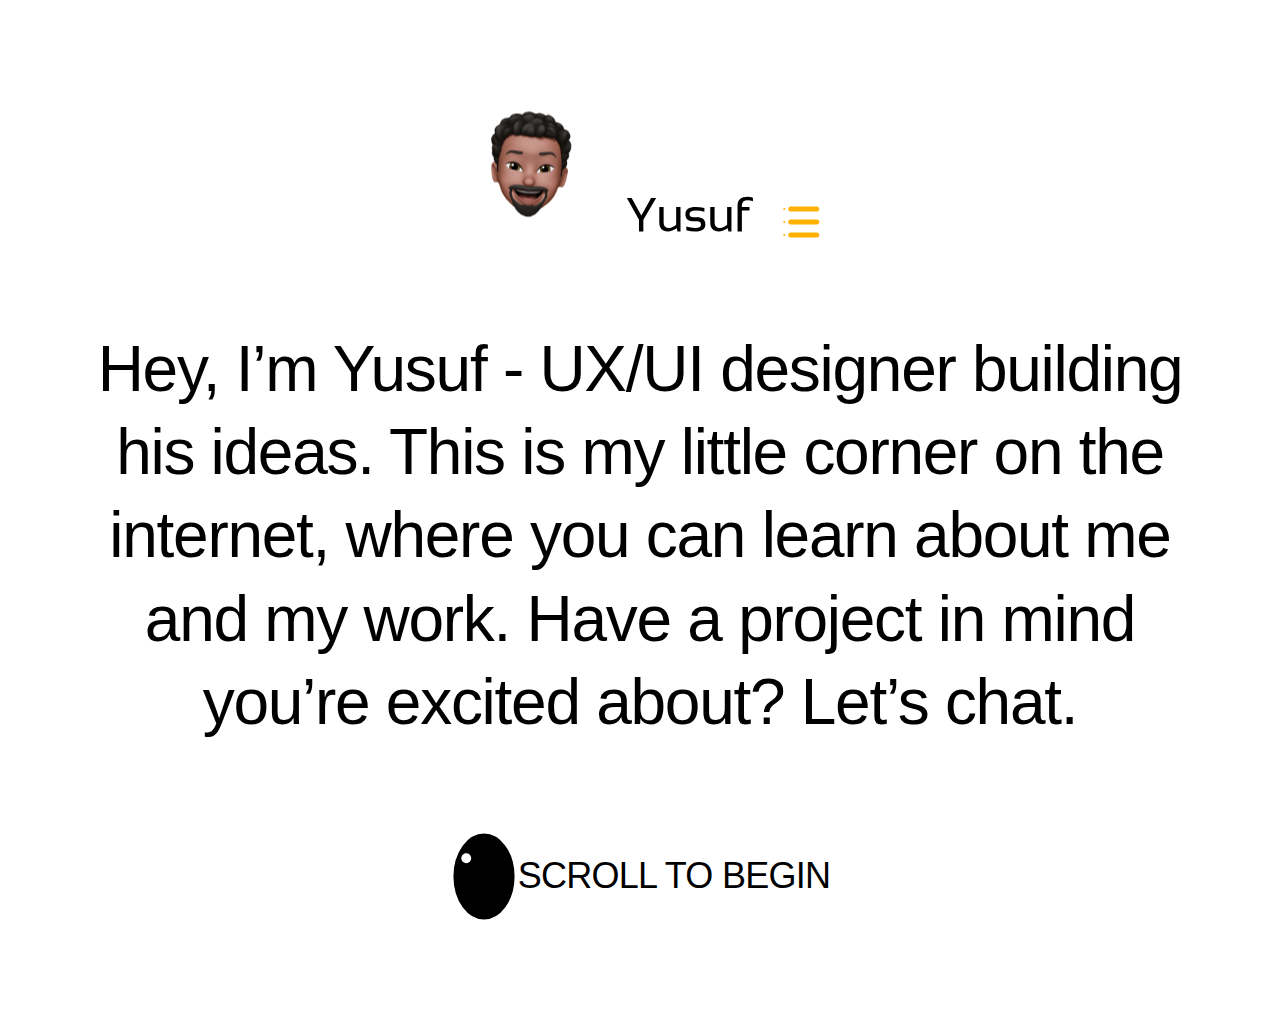
<file: index.html>
<!DOCTYPE html><!--  This site was created in Webflow. https://www.webflow.com  -->
<!--  Last Published: Thu Aug 24 2023 18:37:01 GMT+0000 (Coordinated Universal Time)  -->
<html data-wf-page="64d96d9c55e0d58b0297c68b" data-wf-site="64d96d9c55e0d58b0297c686">
<head>
  <meta charset="utf-8">
  <title>Portfolio</title>
  <meta content="width=device-width, initial-scale=1" name="viewport">
  <meta content="Webflow" name="generator">
  <link href="css/normalize.css" rel="stylesheet" type="text/css">
  <link href="css/webflow.css" rel="stylesheet" type="text/css">
  <link href="css/portfolio-4479fe.webflow.css" rel="stylesheet" type="text/css">
  <script type="text/javascript">!function(o,c){var n=c.documentElement,t=" w-mod-";n.className+=t+"js",("ontouchstart"in o||o.DocumentTouch&&c instanceof DocumentTouch)&&(n.className+=t+"touch")}(window,document);</script>
  <link href="images/favicon.ico" rel="shortcut icon" type="image/x-icon">
  <link href="images/webclip.png" rel="apple-touch-icon">
</head>
<body>
  <div class="landing-page"><img src="images/Vectors-Wrapper.svg" loading="lazy" width="360" height="147" alt="" class="vectors-wrapper">
    <div class="text">Hey, I’m Yusuf - UX/UI designer building his ideas. This is my little corner on the internet, where you can learn about me and my work. Have a project in mind you’re excited about? Let’s chat.</div>
    <div class="frame-9"><img src="images/Vectors-Wrapper_1.svg" loading="lazy" width="68" height="93" alt="" class="vectors-wrapper-2"></div>
    <div class="text-2">SCROLL TO BEGIN</div>
  </div>
  <script src="https://d3e54v103j8qbb.cloudfront.net/js/jquery-3.5.1.min.dc5e7f18c8.js?site=64d96d9c55e0d58b0297c686" type="text/javascript" integrity="sha256-9/aliU8dGd2tb6OSsuzixeV4y/faTqgFtohetphbbj0=" crossorigin="anonymous"></script>
  <script src="js/webflow.js" type="text/javascript"></script>
</body>
</html>
</file>
<file: css/webflow.css>
@font-face {
  font-family: 'webflow-icons';
  src: url("[data-uri]") format('truetype');
  font-weight: normal;
  font-style: normal;
}
[class^="w-icon-"],
[class*=" w-icon-"] {
  /* use !important to prevent issues with browser extensions that change fonts */
  font-family: 'webflow-icons' !important;
  speak: none;
  font-style: normal;
  font-weight: normal;
  font-variant: normal;
  text-transform: none;
  line-height: 1;
  /* Better Font Rendering =========== */
  -webkit-font-smoothing: antialiased;
  -moz-osx-font-smoothing: grayscale;
}
.w-icon-slider-right:before {
  content: "\e600";
}
.w-icon-slider-left:before {
  content: "\e601";
}
.w-icon-nav-menu:before {
  content: "\e602";
}
.w-icon-arrow-down:before,
.w-icon-dropdown-toggle:before {
  content: "\e603";
}
.w-icon-file-upload-remove:before {
  content: "\e900";
}
.w-icon-file-upload-icon:before {
  content: "\e903";
}
* {
  -webkit-box-sizing: border-box;
  -moz-box-sizing: border-box;
  box-sizing: border-box;
}
html {
  height: 100%;
}
body {
  margin: 0;
  min-height: 100%;
  background-color: #fff;
  font-family: Arial, sans-serif;
  font-size: 14px;
  line-height: 20px;
  color: #333;
}
img {
  max-width: 100%;
  vertical-align: middle;
  display: inline-block;
}
html.w-mod-touch * {
  background-attachment: scroll !important;
}
.w-block {
  display: block;
}
.w-inline-block {
  max-width: 100%;
  display: inline-block;
}
.w-clearfix:before,
.w-clearfix:after {
  content: " ";
  display: table;
  grid-column-start: 1;
  grid-row-start: 1;
  grid-column-end: 2;
  grid-row-end: 2;
}
.w-clearfix:after {
  clear: both;
}
.w-hidden {
  display: none;
}
.w-button {
  display: inline-block;
  padding: 9px 15px;
  background-color: #3898EC;
  color: white;
  border: 0;
  line-height: inherit;
  text-decoration: none;
  cursor: pointer;
  border-radius: 0;
}
input.w-button {
  -webkit-appearance: button;
}
html[data-w-dynpage] [data-w-cloak] {
  color: transparent !important;
}
.w-webflow-badge,
.w-webflow-badge * {
  position: static;
  left: auto;
  top: auto;
  right: auto;
  bottom: auto;
  z-index: auto;
  display: block;
  visibility: visible;
  overflow: visible;
  overflow-x: visible;
  overflow-y: visible;
  box-sizing: border-box;
  width: auto;
  height: auto;
  max-height: none;
  max-width: none;
  min-height: 0;
  min-width: 0;
  margin: 0;
  padding: 0;
  float: none;
  clear: none;
  border: 0 none transparent;
  border-radius: 0;
  background: none;
  background-image: none;
  background-position: 0% 0%;
  background-size: auto auto;
  background-repeat: repeat;
  background-origin: padding-box;
  background-clip: border-box;
  background-attachment: scroll;
  background-color: transparent;
  box-shadow: none;
  opacity: 1;
  transform: none;
  transition: none;
  direction: ltr;
  font-family: inherit;
  font-weight: inherit;
  color: inherit;
  font-size: inherit;
  line-height: inherit;
  font-style: inherit;
  font-variant: inherit;
  text-align: inherit;
  letter-spacing: inherit;
  text-decoration: inherit;
  text-indent: 0;
  text-transform: inherit;
  list-style-type: disc;
  text-shadow: none;
  font-smoothing: auto;
  vertical-align: baseline;
  cursor: inherit;
  white-space: inherit;
  word-break: normal;
  word-spacing: normal;
  word-wrap: normal;
}
.w-webflow-badge {
  position: fixed !important;
  display: inline-block !important;
  visibility: visible !important;
  z-index: 2147483647 !important;
  top: auto !important;
  right: 12px !important;
  bottom: 12px !important;
  left: auto !important;
  color: #AAADB0 !important;
  background-color: #fff !important;
  border-radius: 3px !important;
  padding: 6px 8px 6px 6px !important;
  font-size: 12px !important;
  opacity: 1 !important;
  line-height: 14px !important;
  text-decoration: none !important;
  transform: none !important;
  margin: 0 !important;
  width: auto !important;
  height: auto !important;
  overflow: visible !important;
  white-space: nowrap;
  box-shadow: 0 0 0 1px rgba(0, 0, 0, 0.1), 0px 1px 3px rgba(0, 0, 0, 0.1);
  cursor: pointer;
}
.w-webflow-badge > img {
  display: inline-block !important;
  visibility: visible !important;
  opacity: 1 !important;
  vertical-align: middle !important;
}
h1,
h2,
h3,
h4,
h5,
h6 {
  font-weight: bold;
  margin-bottom: 10px;
}
h1 {
  font-size: 38px;
  line-height: 44px;
  margin-top: 20px;
}
h2 {
  font-size: 32px;
  line-height: 36px;
  margin-top: 20px;
}
h3 {
  font-size: 24px;
  line-height: 30px;
  margin-top: 20px;
}
h4 {
  font-size: 18px;
  line-height: 24px;
  margin-top: 10px;
}
h5 {
  font-size: 14px;
  line-height: 20px;
  margin-top: 10px;
}
h6 {
  font-size: 12px;
  line-height: 18px;
  margin-top: 10px;
}
p {
  margin-top: 0;
  margin-bottom: 10px;
}
blockquote {
  margin: 0 0 10px 0;
  padding: 10px 20px;
  border-left: 5px solid #E2E2E2;
  font-size: 18px;
  line-height: 22px;
}
figure {
  margin: 0;
  margin-bottom: 10px;
}
figcaption {
  margin-top: 5px;
  text-align: center;
}
ul,
ol {
  margin-top: 0px;
  margin-bottom: 10px;
  padding-left: 40px;
}
.w-list-unstyled {
  padding-left: 0;
  list-style: none;
}
.w-embed:before,
.w-embed:after {
  content: " ";
  display: table;
  grid-column-start: 1;
  grid-row-start: 1;
  grid-column-end: 2;
  grid-row-end: 2;
}
.w-embed:after {
  clear: both;
}
.w-video {
  width: 100%;
  position: relative;
  padding: 0;
}
.w-video iframe,
.w-video object,
.w-video embed {
  position: absolute;
  top: 0;
  left: 0;
  width: 100%;
  height: 100%;
  border: none;
}
fieldset {
  padding: 0;
  margin: 0;
  border: 0;
}
button,
[type='button'],
[type='reset'] {
  border: 0;
  cursor: pointer;
  -webkit-appearance: button;
}
.w-form {
  margin: 0 0 15px;
}
.w-form-done {
  display: none;
  padding: 20px;
  text-align: center;
  background-color: #dddddd;
}
.w-form-fail {
  display: none;
  margin-top: 10px;
  padding: 10px;
  background-color: #ffdede;
}
label {
  display: block;
  margin-bottom: 5px;
  font-weight: bold;
}
.w-input,
.w-select {
  display: block;
  width: 100%;
  height: 38px;
  padding: 8px 12px;
  margin-bottom: 10px;
  font-size: 14px;
  line-height: 1.42857143;
  color: #333333;
  vertical-align: middle;
  background-color: #ffffff;
  border: 1px solid #cccccc;
}
.w-input:-moz-placeholder,
.w-select:-moz-placeholder {
  color: #999;
}
.w-input::-moz-placeholder,
.w-select::-moz-placeholder {
  color: #999;
  opacity: 1;
}
.w-input::-webkit-input-placeholder,
.w-select::-webkit-input-placeholder {
  color: #999;
}
.w-input:focus,
.w-select:focus {
  border-color: #3898EC;
  outline: 0;
}
.w-input[disabled],
.w-select[disabled],
.w-input[readonly],
.w-select[readonly],
fieldset[disabled] .w-input,
fieldset[disabled] .w-select {
  cursor: not-allowed;
}
.w-input[disabled]:not(.w-input-disabled),
.w-select[disabled]:not(.w-input-disabled),
.w-input[readonly],
.w-select[readonly],
fieldset[disabled]:not(.w-input-disabled) .w-input,
fieldset[disabled]:not(.w-input-disabled) .w-select {
  background-color: #eeeeee;
}
textarea.w-input,
textarea.w-select {
  height: auto;
}
.w-select {
  background-color: #f3f3f3;
}
.w-select[multiple] {
  height: auto;
}
.w-form-label {
  display: inline-block;
  cursor: pointer;
  font-weight: normal;
  margin-bottom: 0px;
}
.w-radio {
  display: block;
  margin-bottom: 5px;
  padding-left: 20px;
}
.w-radio:before,
.w-radio:after {
  content: " ";
  display: table;
  grid-column-start: 1;
  grid-row-start: 1;
  grid-column-end: 2;
  grid-row-end: 2;
}
.w-radio:after {
  clear: both;
}
.w-radio-input {
  margin: 4px 0 0;
  line-height: normal;
  float: left;
  margin-left: -20px;
}
.w-radio-input {
  margin-top: 3px;
}
.w-file-upload {
  display: block;
  margin-bottom: 10px;
}
.w-file-upload-input {
  width: 0.1px;
  height: 0.1px;
  opacity: 0;
  overflow: hidden;
  position: absolute;
  z-index: -100;
}
.w-file-upload-default,
.w-file-upload-uploading,
.w-file-upload-success {
  display: inline-block;
  color: #333333;
}
.w-file-upload-error {
  display: block;
  margin-top: 10px;
}
.w-file-upload-default.w-hidden,
.w-file-upload-uploading.w-hidden,
.w-file-upload-error.w-hidden,
.w-file-upload-success.w-hidden {
  display: none;
}
.w-file-upload-uploading-btn {
  display: flex;
  font-size: 14px;
  font-weight: normal;
  cursor: pointer;
  margin: 0;
  padding: 8px 12px;
  border: 1px solid #cccccc;
  background-color: #fafafa;
}
.w-file-upload-file {
  display: flex;
  flex-grow: 1;
  justify-content: space-between;
  margin: 0;
  padding: 8px 9px 8px 11px;
  border: 1px solid #cccccc;
  background-color: #fafafa;
}
.w-file-upload-file-name {
  font-size: 14px;
  font-weight: normal;
  display: block;
}
.w-file-remove-link {
  margin-top: 3px;
  margin-left: 10px;
  width: auto;
  height: auto;
  padding: 3px;
  display: block;
  cursor: pointer;
}
.w-icon-file-upload-remove {
  margin: auto;
  font-size: 10px;
}
.w-file-upload-error-msg {
  display: inline-block;
  color: #ea384c;
  padding: 2px 0;
}
.w-file-upload-info {
  display: inline-block;
  line-height: 38px;
  padding: 0 12px;
}
.w-file-upload-label {
  display: inline-block;
  font-size: 14px;
  font-weight: normal;
  cursor: pointer;
  margin: 0;
  padding: 8px 12px;
  border: 1px solid #cccccc;
  background-color: #fafafa;
}
.w-icon-file-upload-icon,
.w-icon-file-upload-uploading {
  display: inline-block;
  margin-right: 8px;
  width: 20px;
}
.w-icon-file-upload-uploading {
  height: 20px;
}
.w-container {
  margin-left: auto;
  margin-right: auto;
  max-width: 940px;
}
.w-container:before,
.w-container:after {
  content: " ";
  display: table;
  grid-column-start: 1;
  grid-row-start: 1;
  grid-column-end: 2;
  grid-row-end: 2;
}
.w-container:after {
  clear: both;
}
.w-container .w-row {
  margin-left: -10px;
  margin-right: -10px;
}
.w-row:before,
.w-row:after {
  content: " ";
  display: table;
  grid-column-start: 1;
  grid-row-start: 1;
  grid-column-end: 2;
  grid-row-end: 2;
}
.w-row:after {
  clear: both;
}
.w-row .w-row {
  margin-left: 0;
  margin-right: 0;
}
.w-col {
  position: relative;
  float: left;
  width: 100%;
  min-height: 1px;
  padding-left: 10px;
  padding-right: 10px;
}
.w-col .w-col {
  padding-left: 0;
  padding-right: 0;
}
.w-col-1 {
  width: 8.33333333%;
}
.w-col-2 {
  width: 16.66666667%;
}
.w-col-3 {
  width: 25%;
}
.w-col-4 {
  width: 33.33333333%;
}
.w-col-5 {
  width: 41.66666667%;
}
.w-col-6 {
  width: 50%;
}
.w-col-7 {
  width: 58.33333333%;
}
.w-col-8 {
  width: 66.66666667%;
}
.w-col-9 {
  width: 75%;
}
.w-col-10 {
  width: 83.33333333%;
}
.w-col-11 {
  width: 91.66666667%;
}
.w-col-12 {
  width: 100%;
}
.w-hidden-main {
  display: none !important;
}
@media screen and (max-width: 991px) {
  .w-container {
    max-width: 728px;
  }
  .w-hidden-main {
    display: inherit !important;
  }
  .w-hidden-medium {
    display: none !important;
  }
  .w-col-medium-1 {
    width: 8.33333333%;
  }
  .w-col-medium-2 {
    width: 16.66666667%;
  }
  .w-col-medium-3 {
    width: 25%;
  }
  .w-col-medium-4 {
    width: 33.33333333%;
  }
  .w-col-medium-5 {
    width: 41.66666667%;
  }
  .w-col-medium-6 {
    width: 50%;
  }
  .w-col-medium-7 {
    width: 58.33333333%;
  }
  .w-col-medium-8 {
    width: 66.66666667%;
  }
  .w-col-medium-9 {
    width: 75%;
  }
  .w-col-medium-10 {
    width: 83.33333333%;
  }
  .w-col-medium-11 {
    width: 91.66666667%;
  }
  .w-col-medium-12 {
    width: 100%;
  }
  .w-col-stack {
    width: 100%;
    left: auto;
    right: auto;
  }
}
@media screen and (max-width: 767px) {
  .w-hidden-main {
    display: inherit !important;
  }
  .w-hidden-medium {
    display: inherit !important;
  }
  .w-hidden-small {
    display: none !important;
  }
  .w-row,
  .w-container .w-row {
    margin-left: 0;
    margin-right: 0;
  }
  .w-col {
    width: 100%;
    left: auto;
    right: auto;
  }
  .w-col-small-1 {
    width: 8.33333333%;
  }
  .w-col-small-2 {
    width: 16.66666667%;
  }
  .w-col-small-3 {
    width: 25%;
  }
  .w-col-small-4 {
    width: 33.33333333%;
  }
  .w-col-small-5 {
    width: 41.66666667%;
  }
  .w-col-small-6 {
    width: 50%;
  }
  .w-col-small-7 {
    width: 58.33333333%;
  }
  .w-col-small-8 {
    width: 66.66666667%;
  }
  .w-col-small-9 {
    width: 75%;
  }
  .w-col-small-10 {
    width: 83.33333333%;
  }
  .w-col-small-11 {
    width: 91.66666667%;
  }
  .w-col-small-12 {
    width: 100%;
  }
}
@media screen and (max-width: 479px) {
  .w-container {
    max-width: none;
  }
  .w-hidden-main {
    display: inherit !important;
  }
  .w-hidden-medium {
    display: inherit !important;
  }
  .w-hidden-small {
    display: inherit !important;
  }
  .w-hidden-tiny {
    display: none !important;
  }
  .w-col {
    width: 100%;
  }
  .w-col-tiny-1 {
    width: 8.33333333%;
  }
  .w-col-tiny-2 {
    width: 16.66666667%;
  }
  .w-col-tiny-3 {
    width: 25%;
  }
  .w-col-tiny-4 {
    width: 33.33333333%;
  }
  .w-col-tiny-5 {
    width: 41.66666667%;
  }
  .w-col-tiny-6 {
    width: 50%;
  }
  .w-col-tiny-7 {
    width: 58.33333333%;
  }
  .w-col-tiny-8 {
    width: 66.66666667%;
  }
  .w-col-tiny-9 {
    width: 75%;
  }
  .w-col-tiny-10 {
    width: 83.33333333%;
  }
  .w-col-tiny-11 {
    width: 91.66666667%;
  }
  .w-col-tiny-12 {
    width: 100%;
  }
}
.w-widget {
  position: relative;
}
.w-widget-map {
  width: 100%;
  height: 400px;
}
.w-widget-map label {
  width: auto;
  display: inline;
}
.w-widget-map img {
  max-width: inherit;
}
.w-widget-map .gm-style-iw {
  text-align: center;
}
.w-widget-map .gm-style-iw > button {
  display: none !important;
}
.w-widget-twitter {
  overflow: hidden;
}
.w-widget-twitter-count-shim {
  display: inline-block;
  vertical-align: top;
  position: relative;
  width: 28px;
  height: 20px;
  text-align: center;
  background: white;
  border: #758696 solid 1px;
  border-radius: 3px;
}
.w-widget-twitter-count-shim * {
  pointer-events: none;
  -webkit-user-select: none;
  -moz-user-select: none;
  -ms-user-select: none;
  user-select: none;
}
.w-widget-twitter-count-shim .w-widget-twitter-count-inner {
  position: relative;
  font-size: 15px;
  line-height: 12px;
  text-align: center;
  color: #999;
  font-family: serif;
}
.w-widget-twitter-count-shim .w-widget-twitter-count-clear {
  position: relative;
  display: block;
}
.w-widget-twitter-count-shim.w--large {
  width: 36px;
  height: 28px;
}
.w-widget-twitter-count-shim.w--large .w-widget-twitter-count-inner {
  font-size: 18px;
  line-height: 18px;
}
.w-widget-twitter-count-shim:not(.w--vertical) {
  margin-left: 5px;
  margin-right: 8px;
}
.w-widget-twitter-count-shim:not(.w--vertical).w--large {
  margin-left: 6px;
}
.w-widget-twitter-count-shim:not(.w--vertical):before,
.w-widget-twitter-count-shim:not(.w--vertical):after {
  top: 50%;
  left: 0;
  border: solid transparent;
  content: ' ';
  height: 0;
  width: 0;
  position: absolute;
  pointer-events: none;
}
.w-widget-twitter-count-shim:not(.w--vertical):before {
  border-color: rgba(117, 134, 150, 0);
  border-right-color: #5d6c7b;
  border-width: 4px;
  margin-left: -9px;
  margin-top: -4px;
}
.w-widget-twitter-count-shim:not(.w--vertical).w--large:before {
  border-width: 5px;
  margin-left: -10px;
  margin-top: -5px;
}
.w-widget-twitter-count-shim:not(.w--vertical):after {
  border-color: rgba(255, 255, 255, 0);
  border-right-color: white;
  border-width: 4px;
  margin-left: -8px;
  margin-top: -4px;
}
.w-widget-twitter-count-shim:not(.w--vertical).w--large:after {
  border-width: 5px;
  margin-left: -9px;
  margin-top: -5px;
}
.w-widget-twitter-count-shim.w--vertical {
  width: 61px;
  height: 33px;
  margin-bottom: 8px;
}
.w-widget-twitter-count-shim.w--vertical:before,
.w-widget-twitter-count-shim.w--vertical:after {
  top: 100%;
  left: 50%;
  border: solid transparent;
  content: ' ';
  height: 0;
  width: 0;
  position: absolute;
  pointer-events: none;
}
.w-widget-twitter-count-shim.w--vertical:before {
  border-color: rgba(117, 134, 150, 0);
  border-top-color: #5d6c7b;
  border-width: 5px;
  margin-left: -5px;
}
.w-widget-twitter-count-shim.w--vertical:after {
  border-color: rgba(255, 255, 255, 0);
  border-top-color: white;
  border-width: 4px;
  margin-left: -4px;
}
.w-widget-twitter-count-shim.w--vertical .w-widget-twitter-count-inner {
  font-size: 18px;
  line-height: 22px;
}
.w-widget-twitter-count-shim.w--vertical.w--large {
  width: 76px;
}
.w-background-video {
  position: relative;
  overflow: hidden;
  height: 500px;
  color: white;
}
.w-background-video > video {
  background-size: cover;
  background-position: 50% 50%;
  position: absolute;
  margin: auto;
  width: 100%;
  height: 100%;
  right: -100%;
  bottom: -100%;
  top: -100%;
  left: -100%;
  object-fit: cover;
  z-index: -100;
}
.w-background-video > video::-webkit-media-controls-start-playback-button {
  display: none !important;
  -webkit-appearance: none;
}
.w-background-video--control {
  position: absolute;
  bottom: 1em;
  right: 1em;
  background-color: transparent;
  padding: 0;
}
.w-background-video--control > [hidden] {
  display: none !important;
}
.w-slider {
  position: relative;
  height: 300px;
  text-align: center;
  background: #dddddd;
  clear: both;
  -webkit-tap-highlight-color: rgba(0, 0, 0, 0);
  tap-highlight-color: rgba(0, 0, 0, 0);
}
.w-slider-mask {
  position: relative;
  display: block;
  overflow: hidden;
  z-index: 1;
  left: 0;
  right: 0;
  height: 100%;
  white-space: nowrap;
}
.w-slide {
  position: relative;
  display: inline-block;
  vertical-align: top;
  width: 100%;
  height: 100%;
  white-space: normal;
  text-align: left;
}
.w-slider-nav {
  position: absolute;
  z-index: 2;
  top: auto;
  right: 0;
  bottom: 0;
  left: 0;
  margin: auto;
  padding-top: 10px;
  height: 40px;
  text-align: center;
  -webkit-tap-highlight-color: rgba(0, 0, 0, 0);
  tap-highlight-color: rgba(0, 0, 0, 0);
}
.w-slider-nav.w-round > div {
  border-radius: 100%;
}
.w-slider-nav.w-num > div {
  width: auto;
  height: auto;
  padding: 0.2em 0.5em;
  font-size: inherit;
  line-height: inherit;
}
.w-slider-nav.w-shadow > div {
  box-shadow: 0 0 3px rgba(51, 51, 51, 0.4);
}
.w-slider-nav-invert {
  color: #fff;
}
.w-slider-nav-invert > div {
  background-color: rgba(34, 34, 34, 0.4);
}
.w-slider-nav-invert > div.w-active {
  background-color: #222;
}
.w-slider-dot {
  position: relative;
  display: inline-block;
  width: 1em;
  height: 1em;
  background-color: rgba(255, 255, 255, 0.4);
  cursor: pointer;
  margin: 0 3px 0.5em;
  transition: background-color 100ms, color 100ms;
}
.w-slider-dot.w-active {
  background-color: #fff;
}
.w-slider-dot:focus {
  outline: none;
  box-shadow: 0px 0px 0px 2px #fff;
}
.w-slider-dot:focus.w-active {
  box-shadow: none;
}
.w-slider-arrow-left,
.w-slider-arrow-right {
  position: absolute;
  width: 80px;
  top: 0;
  right: 0;
  bottom: 0;
  left: 0;
  margin: auto;
  cursor: pointer;
  overflow: hidden;
  color: white;
  font-size: 40px;
  -webkit-tap-highlight-color: rgba(0, 0, 0, 0);
  tap-highlight-color: rgba(0, 0, 0, 0);
  -webkit-user-select: none;
  -moz-user-select: none;
  -ms-user-select: none;
  user-select: none;
}
.w-slider-arrow-left [class^='w-icon-'],
.w-slider-arrow-right [class^='w-icon-'],
.w-slider-arrow-left [class*=' w-icon-'],
.w-slider-arrow-right [class*=' w-icon-'] {
  position: absolute;
}
.w-slider-arrow-left:focus,
.w-slider-arrow-right:focus {
  outline: 0;
}
.w-slider-arrow-left {
  z-index: 3;
  right: auto;
}
.w-slider-arrow-right {
  z-index: 4;
  left: auto;
}
.w-icon-slider-left,
.w-icon-slider-right {
  top: 0;
  right: 0;
  bottom: 0;
  left: 0;
  margin: auto;
  width: 1em;
  height: 1em;
}
.w-slider-aria-label {
  border: 0;
  clip: rect(0 0 0 0);
  height: 1px;
  margin: -1px;
  overflow: hidden;
  padding: 0;
  position: absolute;
  width: 1px;
}
.w-slider-force-show {
  display: block !important;
}
.w-dropdown {
  display: inline-block;
  position: relative;
  text-align: left;
  margin-left: auto;
  margin-right: auto;
  z-index: 900;
}
.w-dropdown-btn,
.w-dropdown-toggle,
.w-dropdown-link {
  position: relative;
  vertical-align: top;
  text-decoration: none;
  color: #222222;
  padding: 20px;
  text-align: left;
  margin-left: auto;
  margin-right: auto;
  white-space: nowrap;
}
.w-dropdown-toggle {
  -webkit-user-select: none;
  -moz-user-select: none;
  -ms-user-select: none;
  user-select: none;
  display: inline-block;
  cursor: pointer;
  padding-right: 40px;
}
.w-dropdown-toggle:focus {
  outline: 0;
}
.w-icon-dropdown-toggle {
  position: absolute;
  top: 0;
  right: 0;
  bottom: 0;
  margin: auto;
  margin-right: 20px;
  width: 1em;
  height: 1em;
}
.w-dropdown-list {
  position: absolute;
  background: #dddddd;
  display: none;
  min-width: 100%;
}
.w-dropdown-list.w--open {
  display: block;
}
.w-dropdown-link {
  padding: 10px 20px;
  display: block;
  color: #222222;
}
.w-dropdown-link.w--current {
  color: #0082f3;
}
.w-dropdown-link:focus {
  outline: 0;
}
@media screen and (max-width: 767px) {
  .w-nav-brand {
    padding-left: 10px;
  }
}
/**
 * ## Note
 * Safari (on both iOS and OS X) does not handle viewport units (vh, vw) well.
 * For example percentage units do not work on descendants of elements that
 * have any dimensions expressed in viewport units. It also doesn’t handle them at
 * all in `calc()`.
 */
/**
 * Wrapper around all lightbox elements
 *
 * 1. Since the lightbox can receive focus, IE also gives it an outline.
 * 2. Fixes flickering on Chrome when a transition is in progress
 *    underneath the lightbox.
 */
.w-lightbox-backdrop {
  cursor: auto;
  font-style: normal;
  letter-spacing: normal;
  list-style: disc;
  text-indent: 0;
  text-shadow: none;
  text-transform: none;
  visibility: visible;
  white-space: normal;
  word-break: normal;
  word-spacing: normal;
  word-wrap: normal;
  position: fixed;
  top: 0;
  right: 0;
  bottom: 0;
  left: 0;
  color: #fff;
  font-family: "Helvetica Neue", Helvetica, Ubuntu, "Segoe UI", Verdana, sans-serif;
  font-size: 17px;
  line-height: 1.2;
  font-weight: 300;
  text-align: center;
  background: rgba(0, 0, 0, 0.9);
  z-index: 2000;
  outline: 0;
  /* 1 */
  opacity: 0;
  -webkit-user-select: none;
  -moz-user-select: none;
  -webkit-tap-highlight-color: transparent;
  -webkit-transform: translate(0, 0);
  /* 2 */
}
/**
 * Neat trick to bind the rubberband effect to our canvas instead of the whole
 * document on iOS. It also prevents a bug that causes the document underneath to scroll.
 */
.w-lightbox-backdrop,
.w-lightbox-container {
  height: 100%;
  overflow: auto;
  -webkit-overflow-scrolling: touch;
}
.w-lightbox-content {
  position: relative;
  height: 100vh;
  overflow: hidden;
}
.w-lightbox-view {
  position: absolute;
  width: 100vw;
  height: 100vh;
  opacity: 0;
}
.w-lightbox-view:before {
  content: "";
  height: 100vh;
}
/* .w-lightbox-content */
.w-lightbox-group,
.w-lightbox-group .w-lightbox-view,
.w-lightbox-group .w-lightbox-view:before {
  height: 86vh;
}
.w-lightbox-frame,
.w-lightbox-view:before {
  display: inline-block;
  vertical-align: middle;
}
/*
 * 1. Remove default margin set by user-agent on the <figure> element.
 */
.w-lightbox-figure {
  position: relative;
  margin: 0;
  /* 1 */
}
.w-lightbox-group .w-lightbox-figure {
  cursor: pointer;
}
/**
 * IE adds image dimensions as width and height attributes on the IMG tag,
 * but we need both width and height to be set to auto to enable scaling.
 */
.w-lightbox-img {
  width: auto;
  height: auto;
  max-width: none;
}
/**
 * 1. Reset if style is set by user on "All Images"
 */
.w-lightbox-image {
  display: block;
  float: none;
  /* 1 */
  max-width: 100vw;
  max-height: 100vh;
}
.w-lightbox-group .w-lightbox-image {
  max-height: 86vh;
}
.w-lightbox-caption {
  position: absolute;
  right: 0;
  bottom: 0;
  left: 0;
  padding: 0.5em 1em;
  background: rgba(0, 0, 0, 0.4);
  text-align: left;
  text-overflow: ellipsis;
  white-space: nowrap;
  overflow: hidden;
}
.w-lightbox-embed {
  position: absolute;
  top: 0;
  right: 0;
  bottom: 0;
  left: 0;
  width: 100%;
  height: 100%;
}
.w-lightbox-control {
  position: absolute;
  top: 0;
  width: 4em;
  background-size: 24px;
  background-repeat: no-repeat;
  background-position: center;
  cursor: pointer;
  -webkit-transition: all 0.3s;
  transition: all 0.3s;
}
.w-lightbox-left {
  display: none;
  bottom: 0;
  left: 0;
  /* <svg xmlns="http://www.w3.org/2000/svg" viewBox="-20 0 24 40" width="24" height="40"><g transform="rotate(45)"><path d="m0 0h5v23h23v5h-28z" opacity=".4"/><path d="m1 1h3v23h23v3h-26z" fill="#fff"/></g></svg> */
  background-image: url("[data-uri]");
}
.w-lightbox-right {
  display: none;
  right: 0;
  bottom: 0;
  /* <svg xmlns="http://www.w3.org/2000/svg" viewBox="-4 0 24 40" width="24" height="40"><g transform="rotate(45)"><path d="m0-0h28v28h-5v-23h-23z" opacity=".4"/><path d="m1 1h26v26h-3v-23h-23z" fill="#fff"/></g></svg> */
  background-image: url("[data-uri]");
}
/*
 * Without specifying the with and height inside the SVG, all versions of IE render the icon too small.
 * The bug does not seem to manifest itself if the elements are tall enough such as the above arrows.
 * (http://stackoverflow.com/questions/16092114/background-size-differs-in-internet-explorer)
 */
.w-lightbox-close {
  right: 0;
  height: 2.6em;
  /* <svg xmlns="http://www.w3.org/2000/svg" viewBox="-4 0 18 17" width="18" height="17"><g transform="rotate(45)"><path d="m0 0h7v-7h5v7h7v5h-7v7h-5v-7h-7z" opacity=".4"/><path d="m1 1h7v-7h3v7h7v3h-7v7h-3v-7h-7z" fill="#fff"/></g></svg> */
  background-image: url("[data-uri]");
  background-size: 18px;
}
/**
 * 1. All IE versions add extra space at the bottom without this.
 */
.w-lightbox-strip {
  position: absolute;
  bottom: 0;
  left: 0;
  right: 0;
  padding: 0 1vh;
  line-height: 0;
  /* 1 */
  white-space: nowrap;
  overflow-x: auto;
  overflow-y: hidden;
}
/*
 * 1. We use content-box to avoid having to do `width: calc(10vh + 2vw)`
 *    which doesn’t work in Safari anyway.
 * 2. Chrome renders images pixelated when switching to GPU. Making sure
 *    the parent is also rendered on the GPU (by setting translate3d for
 *    example) fixes this behavior.
 */
.w-lightbox-item {
  display: inline-block;
  width: 10vh;
  padding: 2vh 1vh;
  box-sizing: content-box;
  /* 1 */
  cursor: pointer;
  -webkit-transform: translate3d(0, 0, 0);
  /* 2 */
}
.w-lightbox-active {
  opacity: 0.3;
}
.w-lightbox-thumbnail {
  position: relative;
  height: 10vh;
  background: #222;
  overflow: hidden;
}
.w-lightbox-thumbnail-image {
  position: absolute;
  top: 0;
  left: 0;
}
.w-lightbox-thumbnail .w-lightbox-tall {
  top: 50%;
  width: 100%;
  -webkit-transform: translate(0, -50%);
  transform: translate(0, -50%);
}
.w-lightbox-thumbnail .w-lightbox-wide {
  left: 50%;
  height: 100%;
  -webkit-transform: translate(-50%, 0);
  transform: translate(-50%, 0);
}
/*
 * Spinner
 *
 * Absolute pixel values are used to avoid rounding errors that would cause
 * the white spinning element to be misaligned with the track.
 */
.w-lightbox-spinner {
  position: absolute;
  top: 50%;
  left: 50%;
  box-sizing: border-box;
  width: 40px;
  height: 40px;
  margin-top: -20px;
  margin-left: -20px;
  border: 5px solid rgba(0, 0, 0, 0.4);
  border-radius: 50%;
  -webkit-animation: spin 0.8s infinite linear;
  animation: spin 0.8s infinite linear;
}
.w-lightbox-spinner:after {
  content: "";
  position: absolute;
  top: -4px;
  right: -4px;
  bottom: -4px;
  left: -4px;
  border: 3px solid transparent;
  border-bottom-color: #fff;
  border-radius: 50%;
}
/*
 * Utility classes
 */
.w-lightbox-hide {
  display: none;
}
.w-lightbox-noscroll {
  overflow: hidden;
}
@media (min-width: 768px) {
  .w-lightbox-content {
    height: 96vh;
    margin-top: 2vh;
  }
  .w-lightbox-view,
  .w-lightbox-view:before {
    height: 96vh;
  }
  /* .w-lightbox-content */
  .w-lightbox-group,
  .w-lightbox-group .w-lightbox-view,
  .w-lightbox-group .w-lightbox-view:before {
    height: 84vh;
  }
  .w-lightbox-image {
    max-width: 96vw;
    max-height: 96vh;
  }
  .w-lightbox-group .w-lightbox-image {
    max-width: 82.3vw;
    max-height: 84vh;
  }
  .w-lightbox-left,
  .w-lightbox-right {
    display: block;
    opacity: 0.5;
  }
  .w-lightbox-close {
    opacity: 0.8;
  }
  .w-lightbox-control:hover {
    opacity: 1;
  }
}
.w-lightbox-inactive,
.w-lightbox-inactive:hover {
  opacity: 0;
}
.w-richtext:before,
.w-richtext:after {
  content: " ";
  display: table;
  grid-column-start: 1;
  grid-row-start: 1;
  grid-column-end: 2;
  grid-row-end: 2;
}
.w-richtext:after {
  clear: both;
}
.w-richtext[contenteditable="true"]:before,
.w-richtext[contenteditable="true"]:after {
  white-space: initial;
}
.w-richtext ol,
.w-richtext ul {
  overflow: hidden;
}
.w-richtext .w-richtext-figure-selected.w-richtext-figure-type-video div:after,
.w-richtext .w-richtext-figure-selected[data-rt-type="video"] div:after {
  outline: 2px solid #2895f7;
}
.w-richtext .w-richtext-figure-selected.w-richtext-figure-type-image div,
.w-richtext .w-richtext-figure-selected[data-rt-type="image"] div {
  outline: 2px solid #2895f7;
}
.w-richtext figure.w-richtext-figure-type-video > div:after,
.w-richtext figure[data-rt-type="video"] > div:after {
  content: '';
  position: absolute;
  display: none;
  left: 0;
  top: 0;
  right: 0;
  bottom: 0;
}
.w-richtext figure {
  position: relative;
  max-width: 60%;
}
.w-richtext figure > div:before {
  cursor: default!important;
}
.w-richtext figure img {
  width: 100%;
}
.w-richtext figure figcaption.w-richtext-figcaption-placeholder {
  opacity: 0.6;
}
.w-richtext figure div {
  /* fix incorrectly sized selection border in the data manager */
  font-size: 0px;
  color: transparent;
}
.w-richtext figure.w-richtext-figure-type-image,
.w-richtext figure[data-rt-type="image"] {
  display: table;
}
.w-richtext figure.w-richtext-figure-type-image > div,
.w-richtext figure[data-rt-type="image"] > div {
  display: inline-block;
}
.w-richtext figure.w-richtext-figure-type-image > figcaption,
.w-richtext figure[data-rt-type="image"] > figcaption {
  display: table-caption;
  caption-side: bottom;
}
.w-richtext figure.w-richtext-figure-type-video,
.w-richtext figure[data-rt-type="video"] {
  width: 60%;
  height: 0;
}
.w-richtext figure.w-richtext-figure-type-video iframe,
.w-richtext figure[data-rt-type="video"] iframe {
  position: absolute;
  top: 0;
  left: 0;
  width: 100%;
  height: 100%;
}
.w-richtext figure.w-richtext-figure-type-video > div,
.w-richtext figure[data-rt-type="video"] > div {
  width: 100%;
}
.w-richtext figure.w-richtext-align-center {
  margin-right: auto;
  margin-left: auto;
  clear: both;
}
.w-richtext figure.w-richtext-align-center.w-richtext-figure-type-image > div,
.w-richtext figure.w-richtext-align-center[data-rt-type="image"] > div {
  max-width: 100%;
}
.w-richtext figure.w-richtext-align-normal {
  clear: both;
}
.w-richtext figure.w-richtext-align-fullwidth {
  width: 100%;
  max-width: 100%;
  text-align: center;
  clear: both;
  display: block;
  margin-right: auto;
  margin-left: auto;
}
.w-richtext figure.w-richtext-align-fullwidth > div {
  display: inline-block;
  /* padding-bottom is used for aspect ratios in video figures
      we want the div to inherit that so hover/selection borders in the designer-canvas
      fit right*/
  padding-bottom: inherit;
}
.w-richtext figure.w-richtext-align-fullwidth > figcaption {
  display: block;
}
.w-richtext figure.w-richtext-align-floatleft {
  float: left;
  margin-right: 15px;
  clear: none;
}
.w-richtext figure.w-richtext-align-floatright {
  float: right;
  margin-left: 15px;
  clear: none;
}
.w-nav {
  position: relative;
  background: #dddddd;
  z-index: 1000;
}
.w-nav:before,
.w-nav:after {
  content: " ";
  display: table;
  grid-column-start: 1;
  grid-row-start: 1;
  grid-column-end: 2;
  grid-row-end: 2;
}
.w-nav:after {
  clear: both;
}
.w-nav-brand {
  position: relative;
  float: left;
  text-decoration: none;
  color: #333333;
}
.w-nav-link {
  position: relative;
  display: inline-block;
  vertical-align: top;
  text-decoration: none;
  color: #222222;
  padding: 20px;
  text-align: left;
  margin-left: auto;
  margin-right: auto;
}
.w-nav-link.w--current {
  color: #0082f3;
}
.w-nav-menu {
  position: relative;
  float: right;
}
[data-nav-menu-open] {
  display: block !important;
  position: absolute;
  top: 100%;
  left: 0;
  right: 0;
  background: #C8C8C8;
  text-align: center;
  overflow: visible;
  min-width: 200px;
}
.w--nav-link-open {
  display: block;
  position: relative;
}
.w-nav-overlay {
  position: absolute;
  overflow: hidden;
  display: none;
  top: 100%;
  left: 0;
  right: 0;
  width: 100%;
}
.w-nav-overlay [data-nav-menu-open] {
  top: 0;
}
.w-nav[data-animation="over-left"] .w-nav-overlay {
  width: auto;
}
.w-nav[data-animation="over-left"] .w-nav-overlay,
.w-nav[data-animation="over-left"] [data-nav-menu-open] {
  right: auto;
  z-index: 1;
  top: 0;
}
.w-nav[data-animation="over-right"] .w-nav-overlay {
  width: auto;
}
.w-nav[data-animation="over-right"] .w-nav-overlay,
.w-nav[data-animation="over-right"] [data-nav-menu-open] {
  left: auto;
  z-index: 1;
  top: 0;
}
.w-nav-button {
  position: relative;
  float: right;
  padding: 18px;
  font-size: 24px;
  display: none;
  cursor: pointer;
  -webkit-tap-highlight-color: rgba(0, 0, 0, 0);
  tap-highlight-color: rgba(0, 0, 0, 0);
  -webkit-user-select: none;
  -moz-user-select: none;
  -ms-user-select: none;
  user-select: none;
}
.w-nav-button:focus {
  outline: 0;
}
.w-nav-button.w--open {
  background-color: #C8C8C8;
  color: white;
}
.w-nav[data-collapse="all"] .w-nav-menu {
  display: none;
}
.w-nav[data-collapse="all"] .w-nav-button {
  display: block;
}
.w--nav-dropdown-open {
  display: block;
}
.w--nav-dropdown-toggle-open {
  display: block;
}
.w--nav-dropdown-list-open {
  position: static;
}
@media screen and (max-width: 991px) {
  .w-nav[data-collapse="medium"] .w-nav-menu {
    display: none;
  }
  .w-nav[data-collapse="medium"] .w-nav-button {
    display: block;
  }
}
@media screen and (max-width: 767px) {
  .w-nav[data-collapse="small"] .w-nav-menu {
    display: none;
  }
  .w-nav[data-collapse="small"] .w-nav-button {
    display: block;
  }
  .w-nav-brand {
    padding-left: 10px;
  }
}
@media screen and (max-width: 479px) {
  .w-nav[data-collapse="tiny"] .w-nav-menu {
    display: none;
  }
  .w-nav[data-collapse="tiny"] .w-nav-button {
    display: block;
  }
}
.w-tabs {
  position: relative;
}
.w-tabs:before,
.w-tabs:after {
  content: " ";
  display: table;
  grid-column-start: 1;
  grid-row-start: 1;
  grid-column-end: 2;
  grid-row-end: 2;
}
.w-tabs:after {
  clear: both;
}
.w-tab-menu {
  position: relative;
}
.w-tab-link {
  position: relative;
  display: inline-block;
  vertical-align: top;
  text-decoration: none;
  padding: 9px 30px;
  text-align: left;
  cursor: pointer;
  color: #222222;
  background-color: #dddddd;
}
.w-tab-link.w--current {
  background-color: #C8C8C8;
}
.w-tab-link:focus {
  outline: 0;
}
.w-tab-content {
  position: relative;
  display: block;
  overflow: hidden;
}
.w-tab-pane {
  position: relative;
  display: none;
}
.w--tab-active {
  display: block;
}
@media screen and (max-width: 479px) {
  .w-tab-link {
    display: block;
  }
}
.w-ix-emptyfix:after {
  content: "";
}
@keyframes spin {
  0% {
    transform: rotate(0deg);
  }
  100% {
    transform: rotate(360deg);
  }
}
.w-dyn-empty {
  padding: 10px;
  background-color: #dddddd;
}
.w-dyn-hide {
  display: none !important;
}
.w-dyn-bind-empty {
  display: none !important;
}
.w-condition-invisible {
  display: none !important;
}
.wf-layout-layout {
  display: grid;
}
</file>
<file: css/portfolio-4479fe.webflow.css>
.landing-page {
  width: 100%;
  height: 1018px;
  max-width: 1404px;
  grid-column-gap: -22px;
  grid-row-gap: -22px;
  background-color: #fff;
  flex-wrap: wrap;
  justify-content: center;
  align-items: center;
  padding: 52px 95px;
  display: flex;
}

.vectors-wrapper {
  height: 147px;
  grid-column-gap: 0px;
  grid-row-gap: 0px;
  object-fit: cover;
  flex: 0 auto;
  justify-content: center;
  align-items: center;
  display: flex;
}

.text {
  color: #000;
  text-align: center;
  letter-spacing: -.02em;
  font-size: 64px;
  font-weight: 400;
  line-height: 130%;
}

.frame-9 {
  grid-column-gap: 10px;
  grid-row-gap: 10px;
  background-color: #fff;
  flex: 0 auto;
  justify-content: flex-start;
  align-items: flex-end;
  display: flex;
}

.vectors-wrapper-2 {
  width: 68px;
  height: 93px;
  grid-column-gap: 0px;
  grid-row-gap: 0px;
  object-fit: cover;
  justify-content: center;
  align-items: center;
  display: flex;
}

.text-2 {
  color: #000;
  text-align: center;
  letter-spacing: -.02em;
  font-size: 36px;
  font-weight: 400;
  line-height: 130%;
}

.utility-page-wrap {
  width: 100vw;
  height: 100vh;
  max-height: 100%;
  max-width: 100%;
  justify-content: center;
  align-items: center;
  display: flex;
}

.utility-page-content {
  width: 260px;
  text-align: center;
  flex-direction: column;
  display: flex;
}

.utility-page-form {
  flex-direction: column;
  align-items: stretch;
  display: flex;
}

.projects {
  width: 100%;
  max-width: 1432px;
  grid-column-gap: 224px;
  grid-row-gap: 224px;
  background-color: #fff;
  flex-wrap: wrap;
  justify-content: flex-start;
  align-items: flex-start;
  padding: 56px 118px;
  display: flex;
}

.frame-646 {
  grid-column-gap: 10px;
  grid-row-gap: 10px;
  flex-direction: column;
  justify-content: flex-start;
  align-items: flex-start;
  display: flex;
}

.frame-641 {
  grid-column-gap: 0px;
  grid-row-gap: 0px;
  flex: 0 auto;
  justify-content: center;
  align-items: center;
  display: flex;
}

._0d36aced587ee1d4d368d607069556be-sticker-1 {
  object-fit: cover;
  margin-top: 151px;
}

.text-3 {
  color: #000;
  text-align: center;
  letter-spacing: -.02em;
  padding-top: 172px;
  padding-bottom: 0;
  font-size: 48px;
  font-weight: 400;
  line-height: 130%;
}

.frame-645 {
  grid-column-gap: 0px;
  grid-row-gap: 0px;
  flex-direction: column;
  justify-content: center;
  align-items: center;
  display: flex;
}

.text-4 {
  color: #000;
  padding-left: 183px;
  font-size: 128px;
  font-weight: 400;
}

.selected-projects-or-in-house-projects {
  color: #000;
  text-align: center;
  letter-spacing: -.02em;
  align-self: center;
  margin-left: -106px;
  font-size: 32px;
  font-weight: 400;
  line-height: 130%;
}

.frame-643 {
  grid-column-gap: 38px;
  grid-row-gap: 38px;
  flex-direction: column;
  justify-content: flex-start;
  align-items: flex-start;
  display: flex;
}

.placeholder {
  width: 100%;
  height: 549px;
  max-width: 485px;
  grid-column-gap: 10px;
  grid-row-gap: 10px;
  object-fit: cover;
  background-color: #dde1e6;
  border-radius: 36px;
  justify-content: center;
  align-items: center;
  display: flex;
}

.vectors-wrapper-3 {
  height: 72px;
  grid-column-gap: 0px;
  grid-row-gap: 0px;
  object-fit: cover;
  flex: 0 auto;
  justify-content: center;
  align-items: center;
  display: flex;
}
</file>
